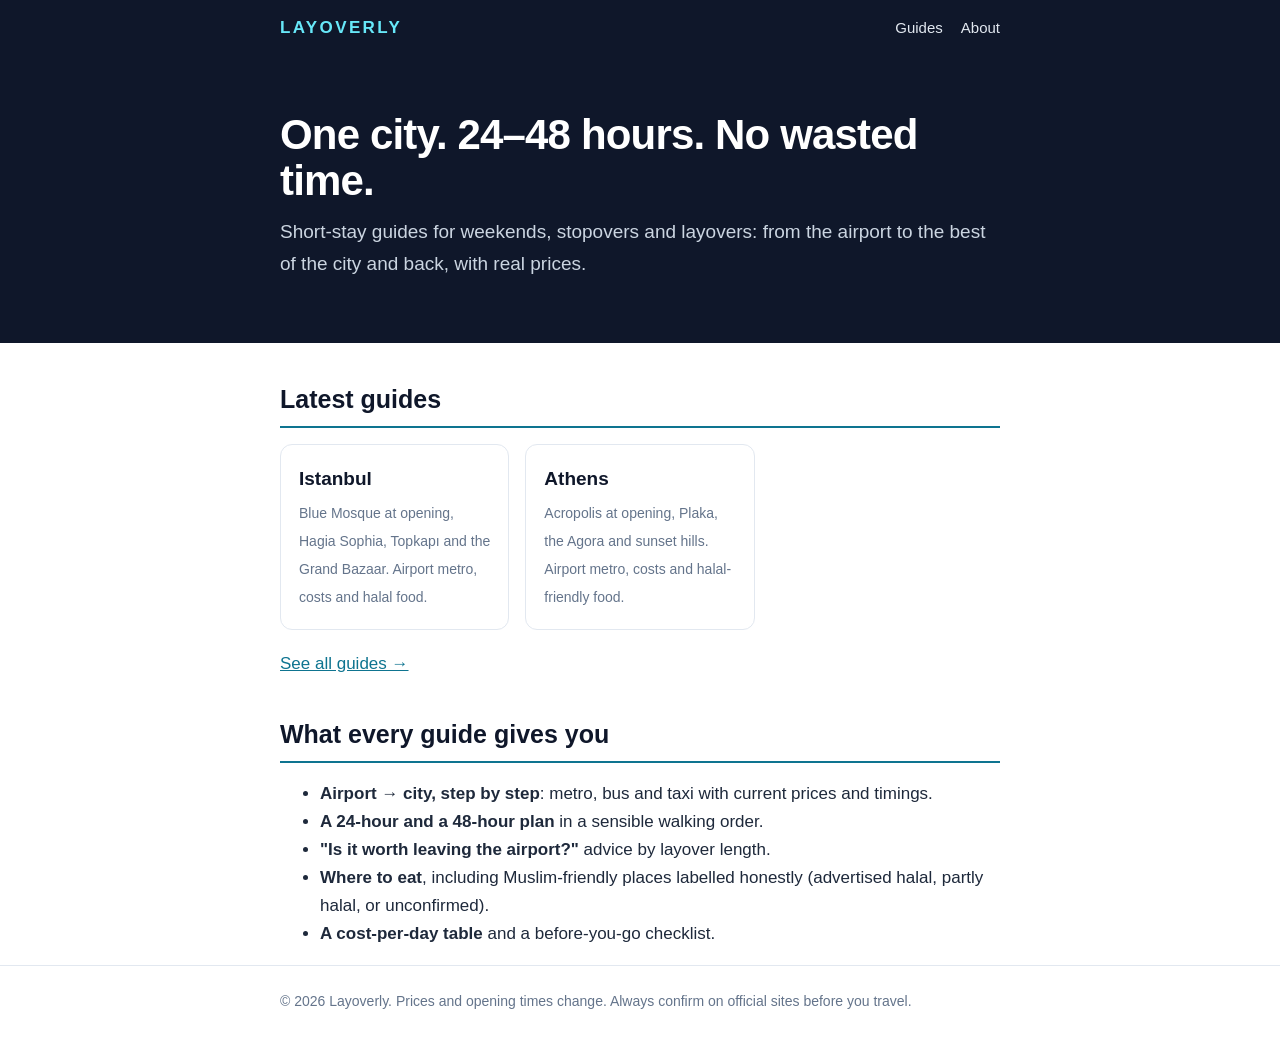
<file: index.html>
<!DOCTYPE html>
<html lang="en">
<head>
<meta charset="utf-8">
<meta name="viewport" content="width=device-width, initial-scale=1">
<title>Layoverly: Short-Stay City Guides (24–48 Hours)</title>
<meta name="description" content="Practical 24–48 hour city guides: airport to city transport, a tight itinerary, real prices and where to eat, including Muslim-friendly options.">
<link rel="stylesheet" href="/assets/style.css">
<link rel="canonical" href="https://layoverly-guide.github.io/">
<meta property="og:type" content="website">
<meta property="og:site_name" content="Layoverly">
<meta property="og:title" content="Layoverly: Short-Stay City Guides (24–48 Hours)">
<meta property="og:description" content="Practical 24–48 hour city guides: airport to city transport, a tight itinerary, real prices and where to eat, including Muslim-friendly options.">
<meta property="og:url" content="https://layoverly-guide.github.io/">
<meta name="twitter:card" content="summary">
</head>
<body>
<header class="site"><div class="wrap"><a class="logo" href="/">Layoverly</a><nav><a href="/guides/">Guides</a><a href="/about.html">About</a></nav></div></header>
<section class="hero"><div class="wrap">
  <h1>One city. 24–48 hours. No wasted time.</h1>
  <p>Short-stay guides for weekends, stopovers and layovers: from the airport to the best of the city and back, with real prices.</p>
</div></section>
<main class="wrap">
  <h2>Latest guides</h2>
  <div class="cards">
    <a class="card" href="/guides/istanbul.html"><b>Istanbul</b><span>Blue Mosque at opening, Hagia Sophia, Topkapı and the Grand Bazaar. Airport metro, costs and halal food.</span></a>
    <a class="card" href="/guides/athens.html"><b>Athens</b><span>Acropolis at opening, Plaka, the Agora and sunset hills. Airport metro, costs and halal-friendly food.</span></a>
  </div>
  <p style="margin-top:20px"><a href="/guides/">See all guides →</a></p>

  <h2>What every guide gives you</h2>
  <ul>
    <li><b>Airport → city, step by step</b>: metro, bus and taxi with current prices and timings.</li>
    <li><b>A 24-hour and a 48-hour plan</b> in a sensible walking order.</li>
    <li><b>"Is it worth leaving the airport?"</b> advice by layover length.</li>
    <li><b>Where to eat</b>, including Muslim-friendly places labelled honestly (advertised halal, partly halal, or unconfirmed).</li>
    <li><b>A cost-per-day table</b> and a before-you-go checklist.</li>
  </ul>
</main>
<footer><div class="wrap">© 2026 Layoverly. Prices and opening times change. Always confirm on official sites before you travel.</div></footer>
</body>
</html>
</file>
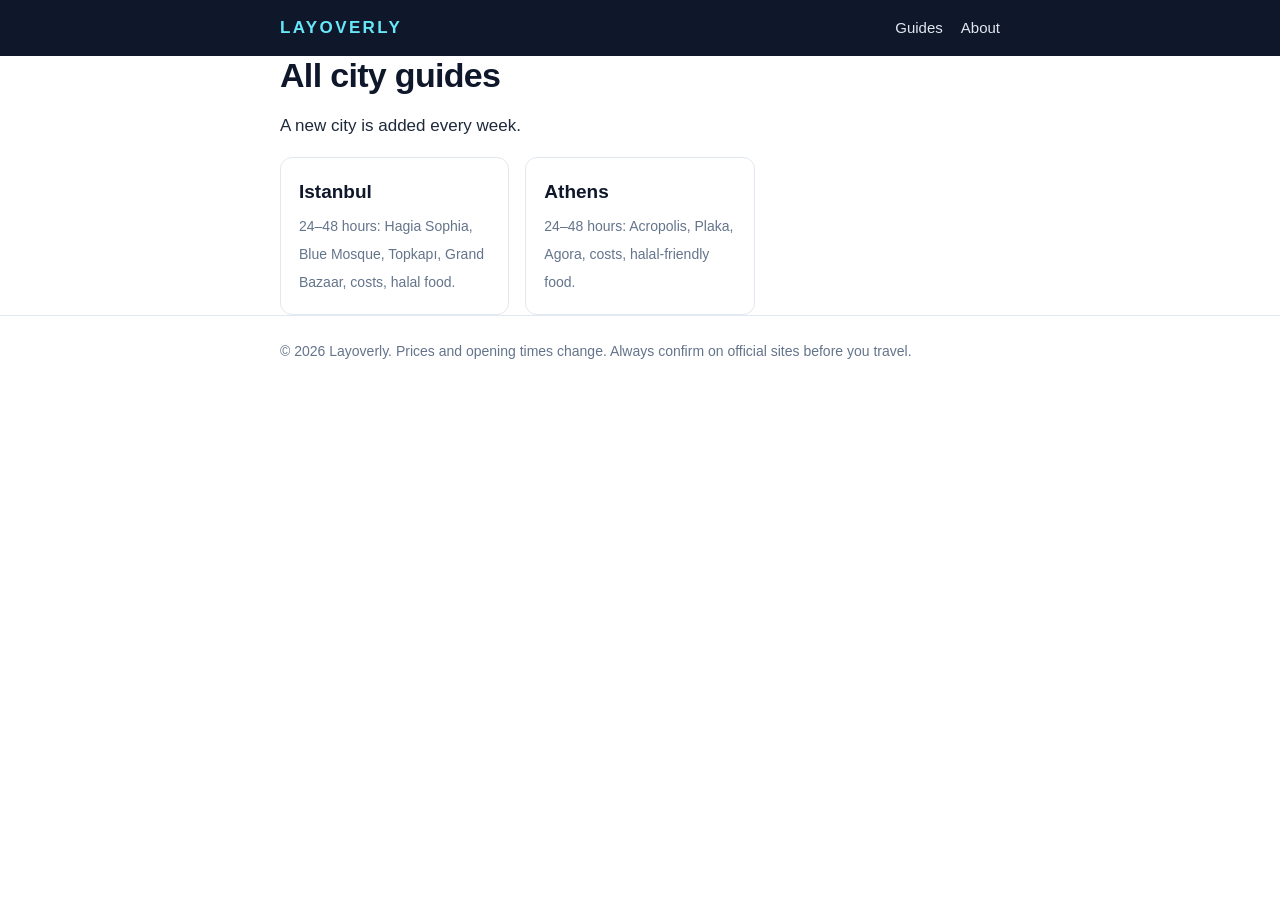
<file: guides/index.html>
<!DOCTYPE html>
<html lang="en">
<head>
<meta charset="utf-8">
<meta name="viewport" content="width=device-width, initial-scale=1">
<title>All City Guides | Layoverly</title>
<meta name="description" content="All Layoverly short-stay city guides: 24–48 hour itineraries with airport transport, prices and where to eat.">
<link rel="stylesheet" href="/assets/style.css">
<link rel="canonical" href="https://layoverly-guide.github.io/guides/">
<meta property="og:type" content="website">
<meta property="og:site_name" content="Layoverly">
<meta property="og:title" content="All City Guides | Layoverly">
<meta property="og:description" content="All Layoverly short-stay city guides: 24–48 hour itineraries with airport transport, prices and where to eat.">
<meta property="og:url" content="https://layoverly-guide.github.io/guides/">
<meta name="twitter:card" content="summary">
</head>
<body>
<header class="site"><div class="wrap"><a class="logo" href="/">Layoverly</a><nav><a href="/guides/">Guides</a><a href="/about.html">About</a></nav></div></header>
<main class="wrap">
  <h1>All city guides</h1>
  <p>A new city is added every week.</p>
  <div class="cards">
    <!-- GUIDE-CARDS: newest first. Add new cards directly below this line. -->
    <a class="card" href="/guides/istanbul.html"><b>Istanbul</b><span>24–48 hours: Hagia Sophia, Blue Mosque, Topkapı, Grand Bazaar, costs, halal food.</span></a>
    <a class="card" href="/guides/athens.html"><b>Athens</b><span>24–48 hours: Acropolis, Plaka, Agora, costs, halal-friendly food.</span></a>
  </div>
</main>
<footer><div class="wrap">© 2026 Layoverly. Prices and opening times change. Always confirm on official sites before you travel.</div></footer>
</body>
</html>
</file>
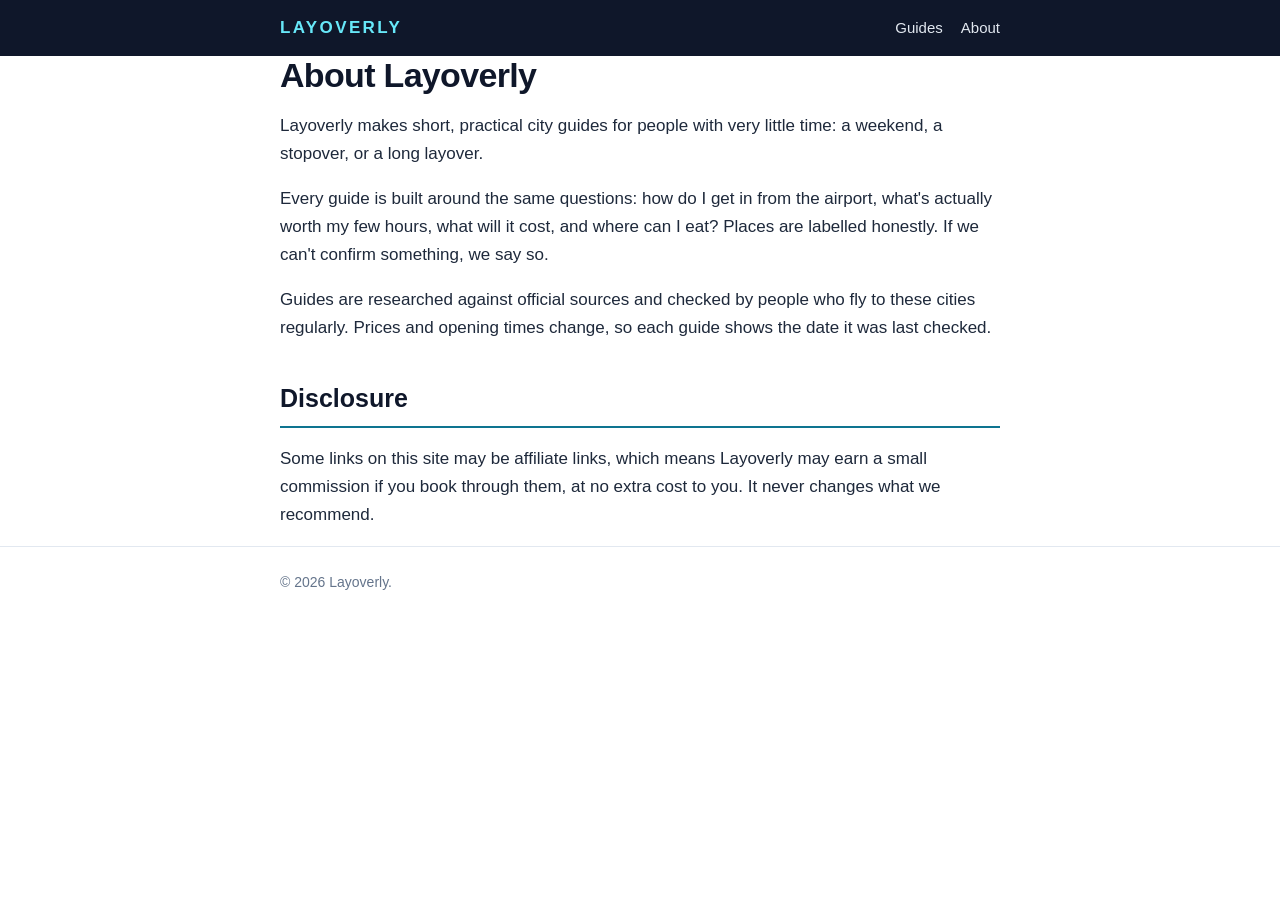
<file: about.html>
<!DOCTYPE html>
<html lang="en">
<head>
<meta charset="utf-8">
<meta name="viewport" content="width=device-width, initial-scale=1">
<title>About Layoverly</title>
<meta name="description" content="About Layoverly: practical short-stay city guides for weekends, stopovers and layovers.">
<link rel="stylesheet" href="/assets/style.css">
<link rel="canonical" href="https://layoverly-guide.github.io/about.html">
<meta property="og:type" content="website">
<meta property="og:site_name" content="Layoverly">
<meta property="og:title" content="About Layoverly">
<meta property="og:description" content="About Layoverly: practical short-stay city guides for weekends, stopovers and layovers.">
<meta property="og:url" content="https://layoverly-guide.github.io/about.html">
<meta name="twitter:card" content="summary">
</head>
<body>
<header class="site"><div class="wrap"><a class="logo" href="/">Layoverly</a><nav><a href="/guides/">Guides</a><a href="/about.html">About</a></nav></div></header>
<main class="wrap">
  <h1>About Layoverly</h1>
  <p>Layoverly makes short, practical city guides for people with very little time: a weekend, a stopover, or a long layover.</p>
  <p>Every guide is built around the same questions: how do I get in from the airport, what's actually worth my few hours, what will it cost, and where can I eat? Places are labelled honestly. If we can't confirm something, we say so.</p>
  <p>Guides are researched against official sources and checked by people who fly to these cities regularly. Prices and opening times change, so each guide shows the date it was last checked.</p>
  <h2>Disclosure</h2>
  <p>Some links on this site may be affiliate links, which means Layoverly may earn a small commission if you book through them, at no extra cost to you. It never changes what we recommend.</p>
</main>
<footer><div class="wrap">© 2026 Layoverly.</div></footer>
</body>
</html>
</file>
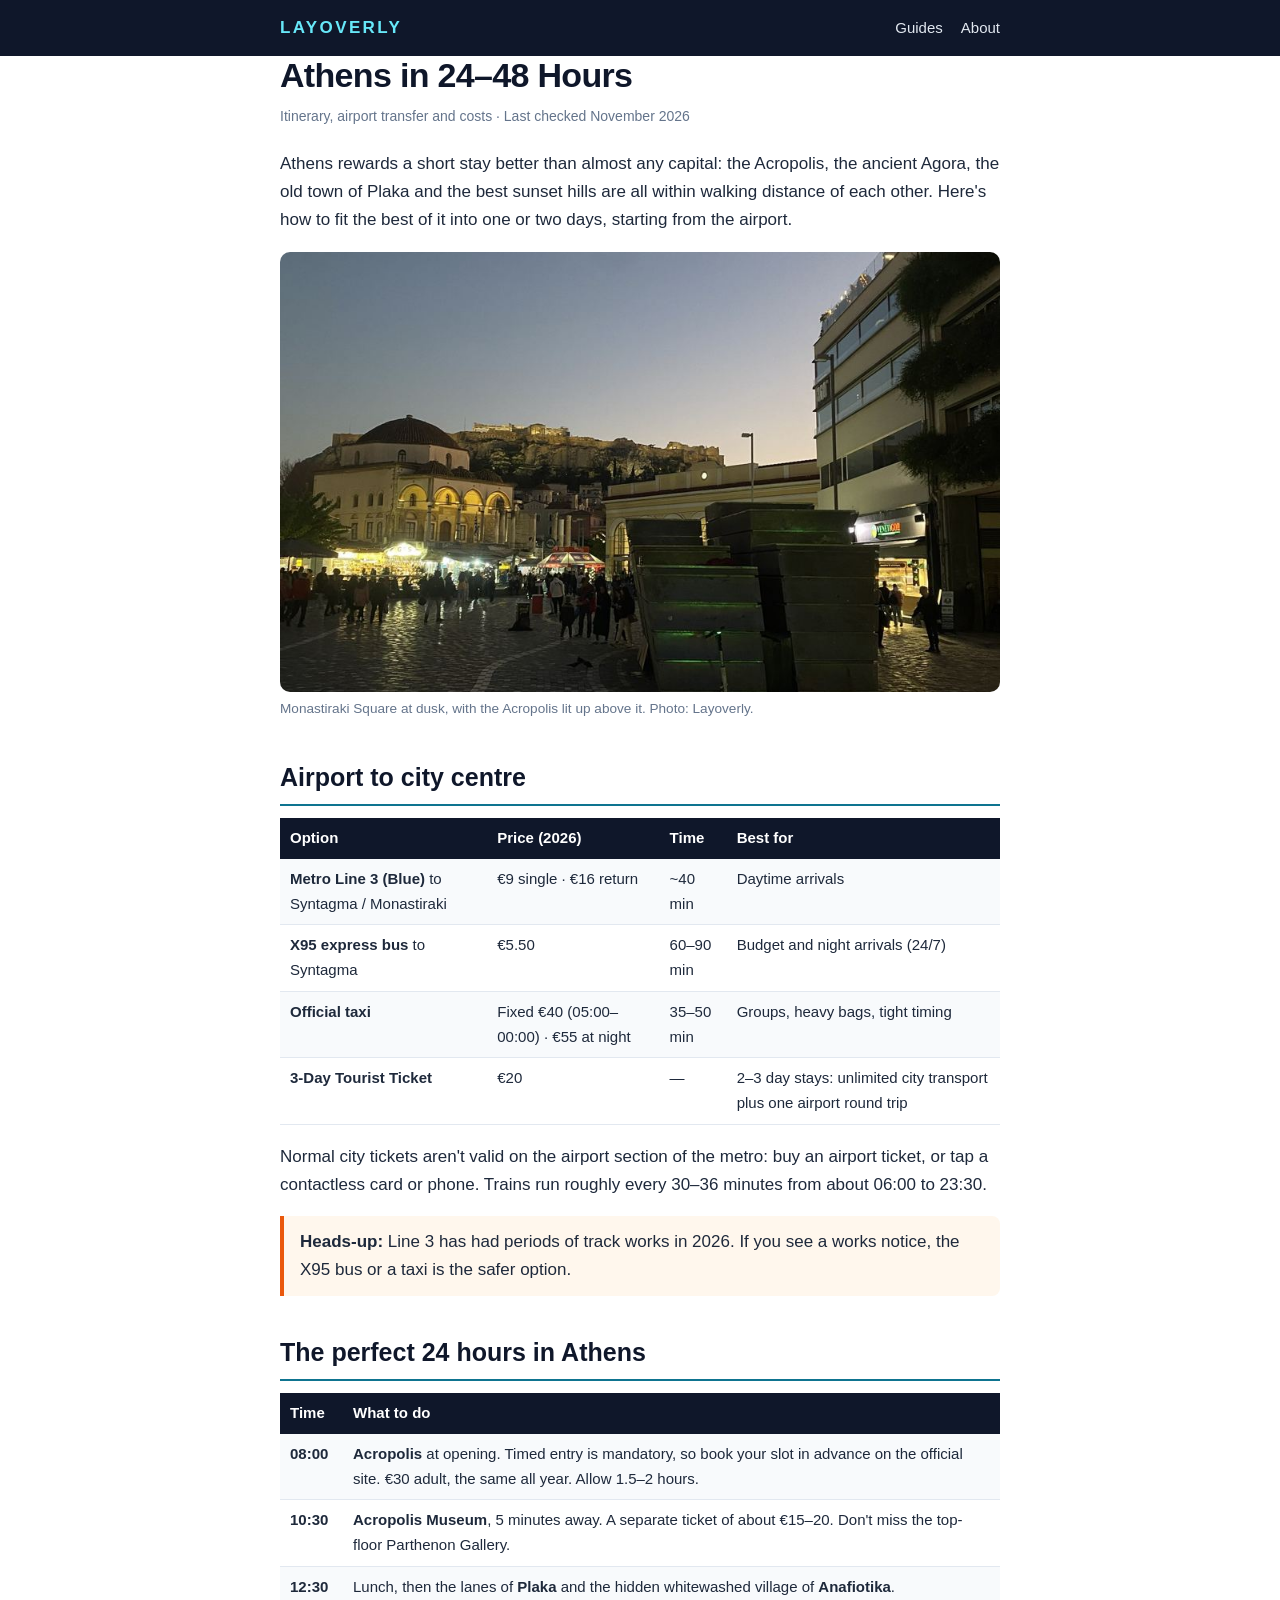
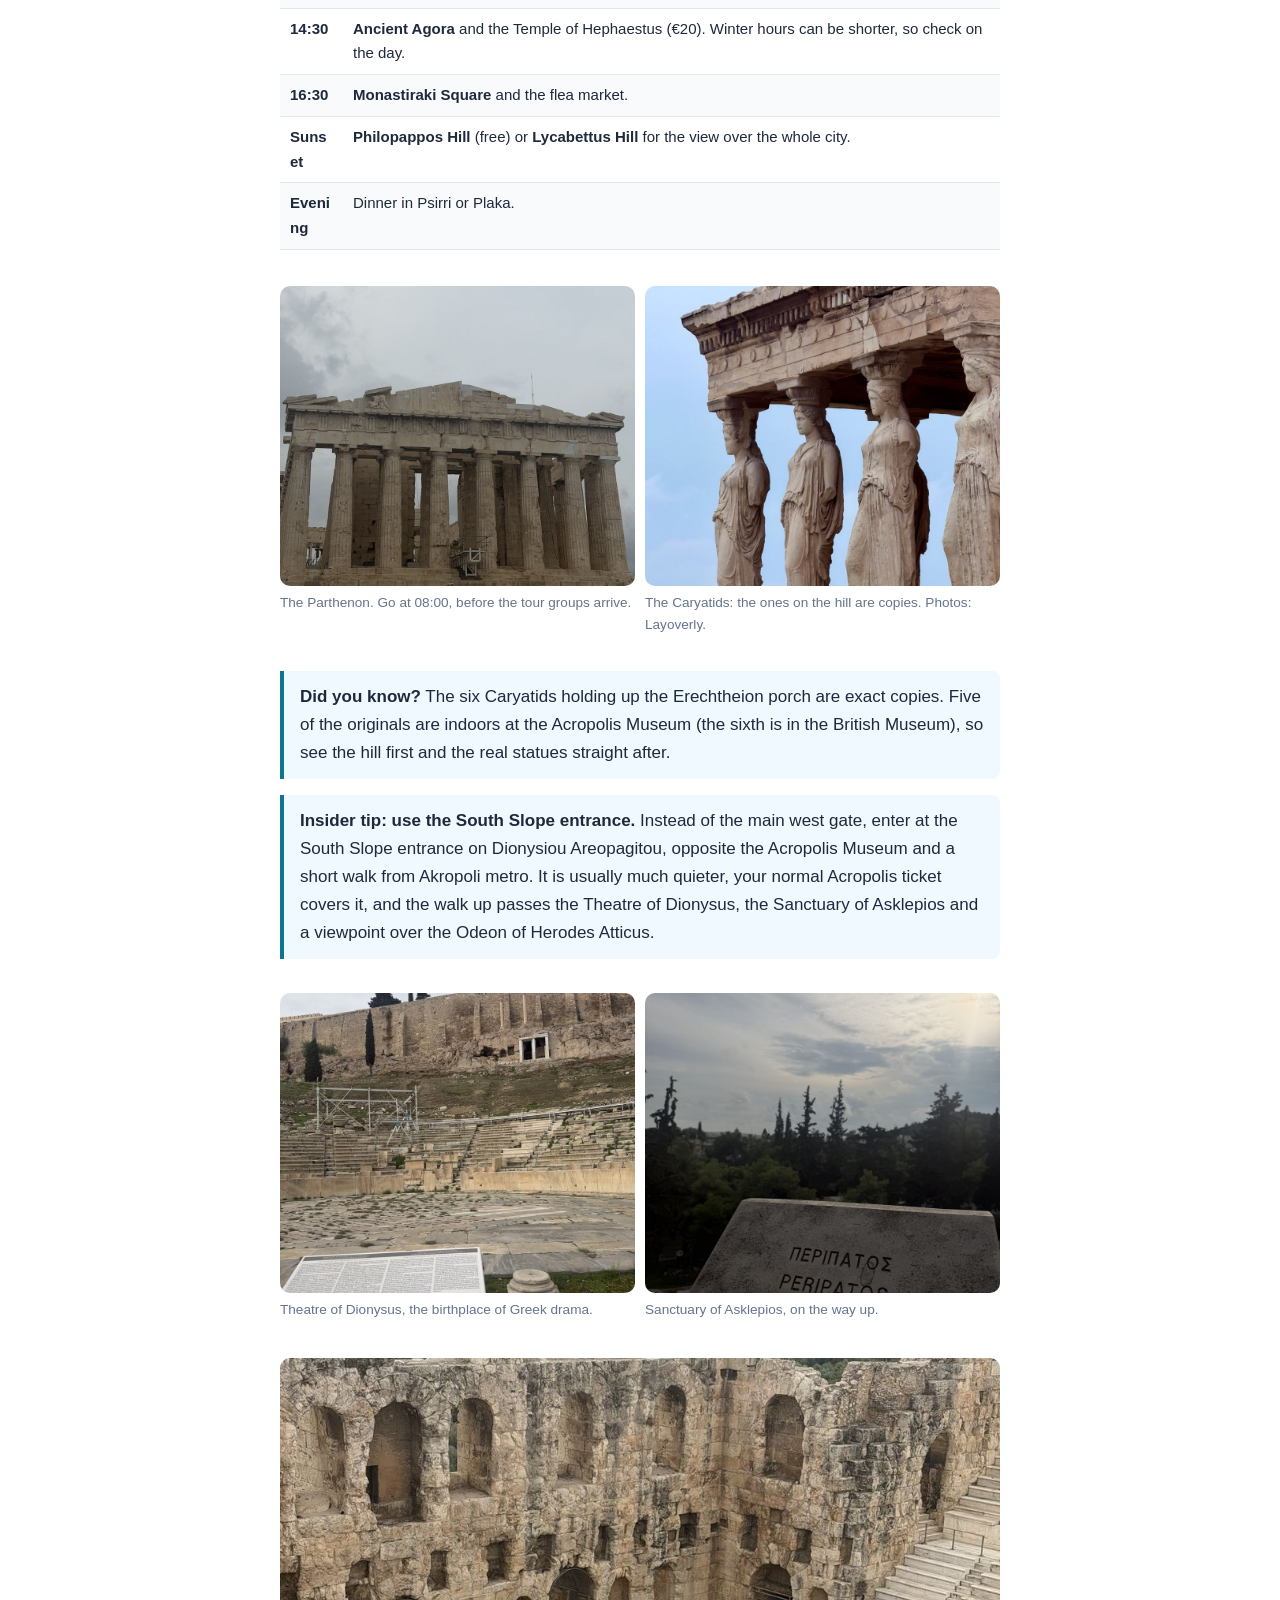
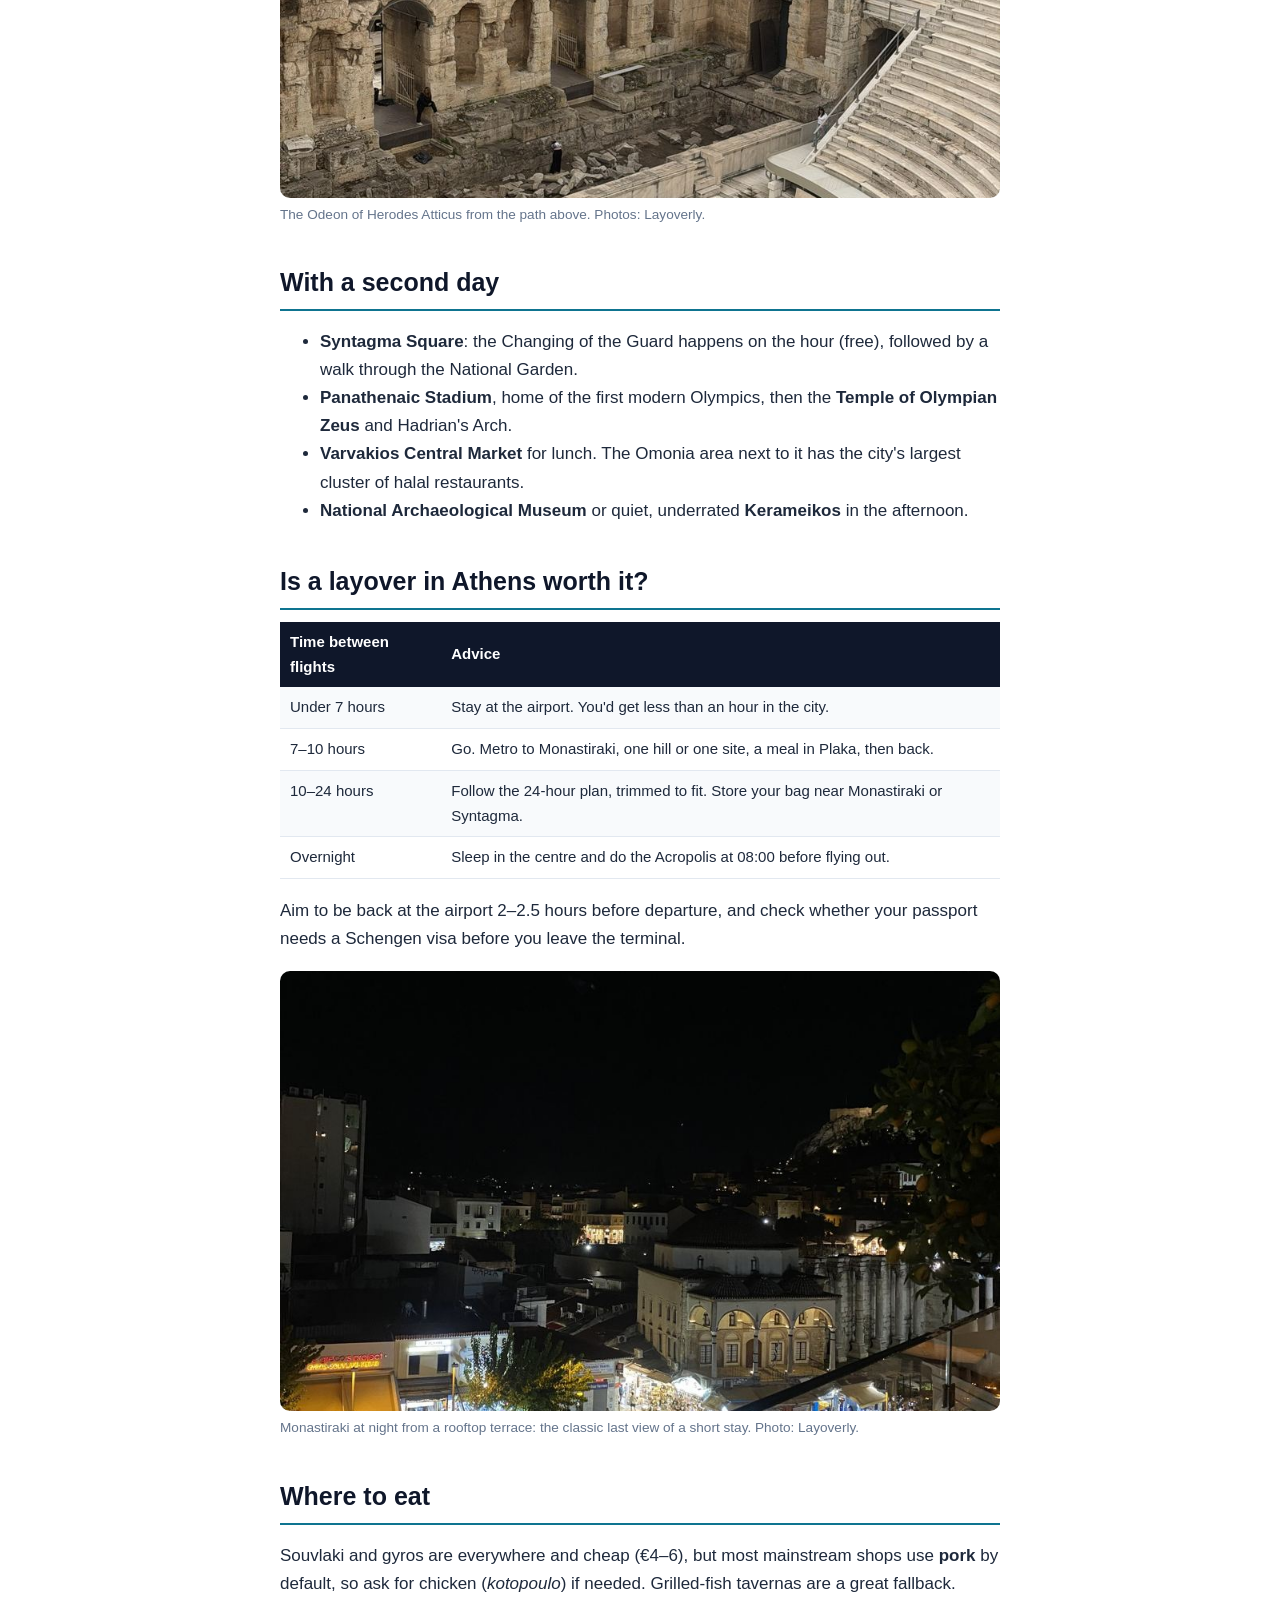
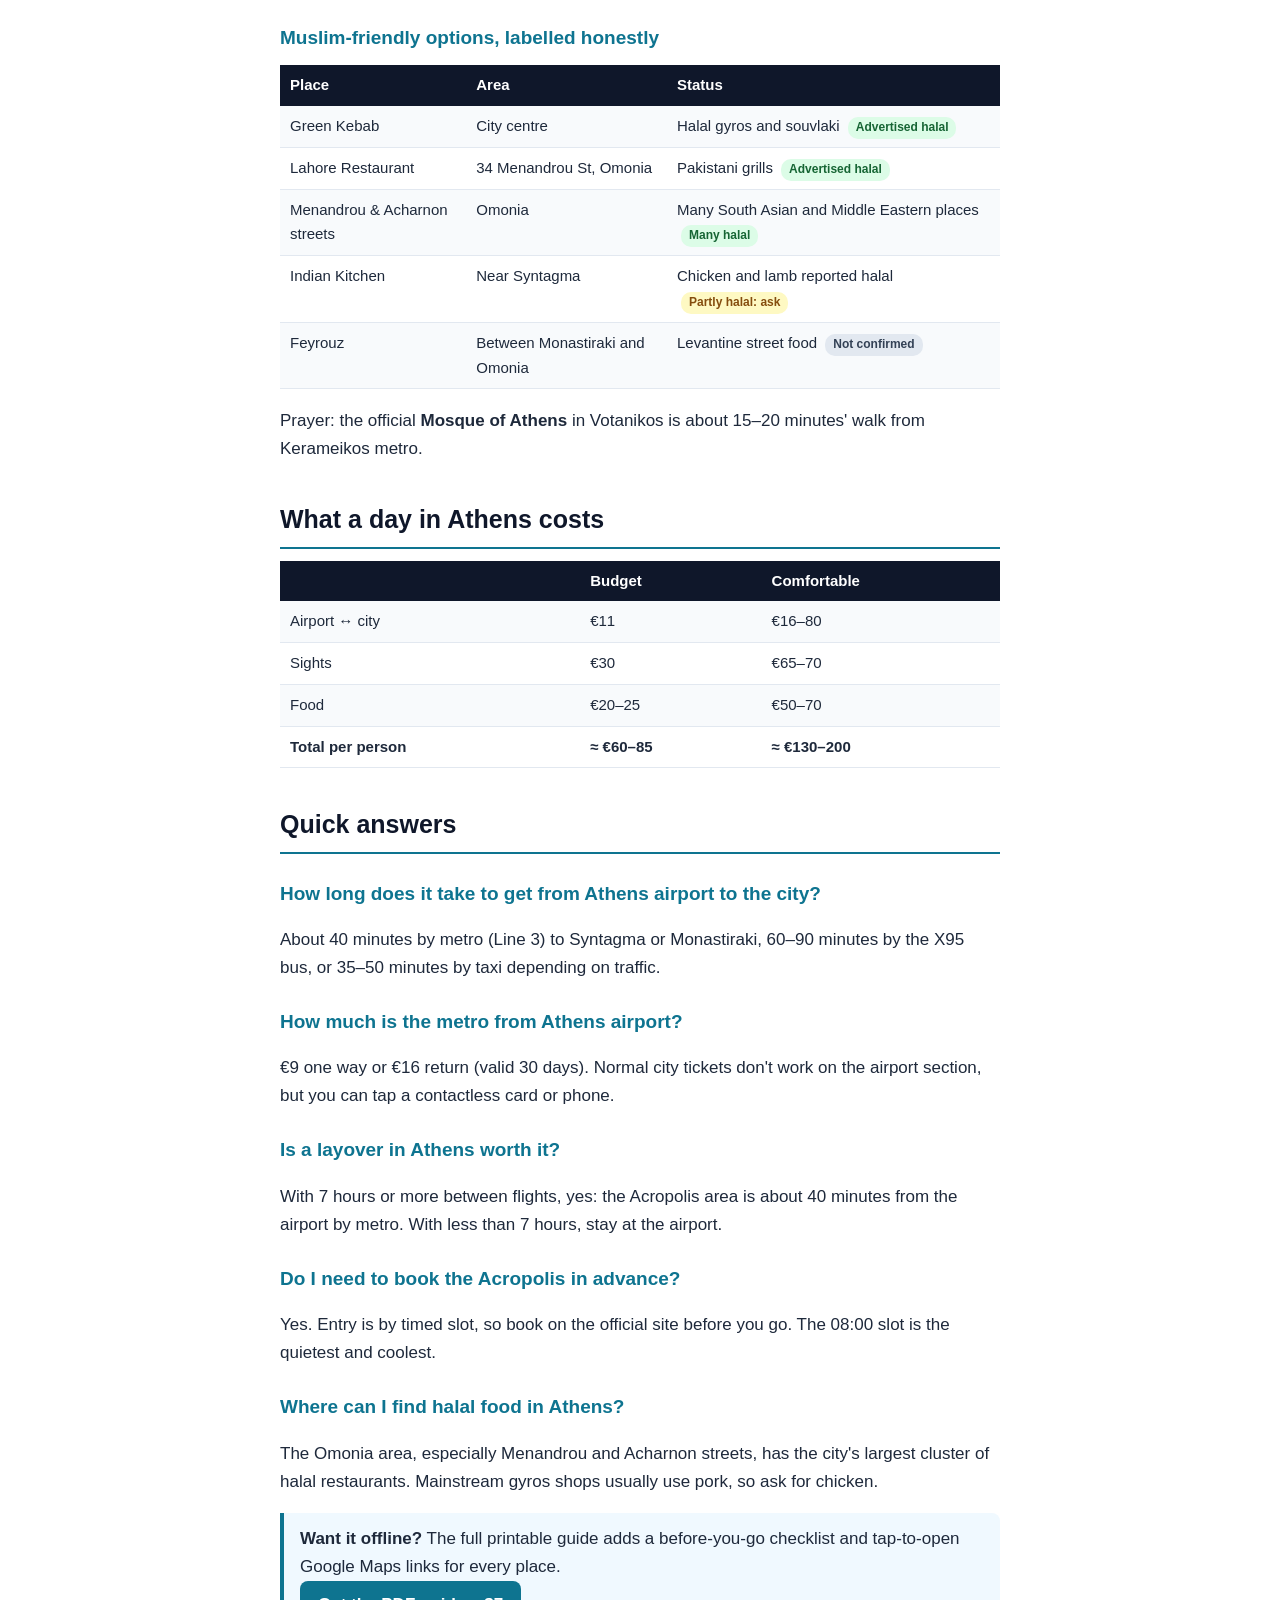
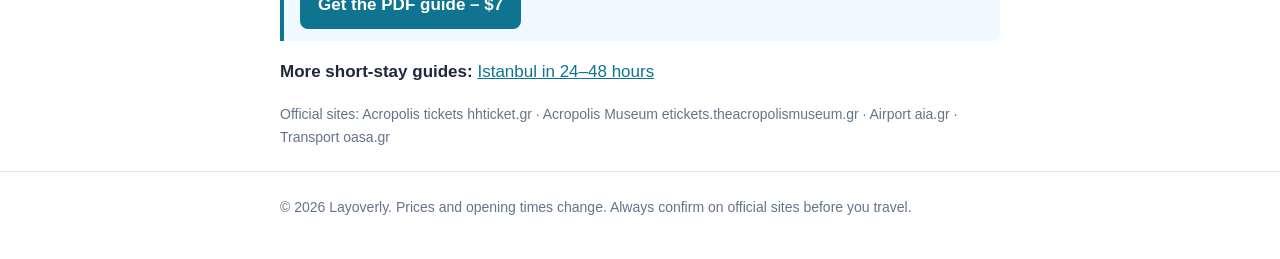
<file: guides/athens.html>
<!DOCTYPE html>
<html lang="en">
<head>
<meta charset="utf-8">
<meta name="viewport" content="width=device-width, initial-scale=1">
<title>Athens in 24–48 Hours: Itinerary, Airport Transfer &amp; Costs (2026) | Layoverly</title>
<meta name="description" content="24 or 48 hours in Athens: airport metro and bus prices, an Acropolis-first itinerary, layover advice, daily costs and halal-friendly food. Checked Nov 2026.">
<link rel="stylesheet" href="/assets/style.css">
<link rel="canonical" href="https://layoverly-guide.github.io/guides/athens.html">
<meta property="og:type" content="article">
<meta property="og:site_name" content="Layoverly">
<meta property="og:title" content="Athens in 24–48 Hours: Itinerary, Airport Transfer & Costs (2026)">
<meta property="og:description" content="24 or 48 hours in Athens: airport metro and bus prices, an Acropolis-first itinerary, layover advice, daily costs and halal-friendly food. Checked Nov 2026.">
<meta property="og:url" content="https://layoverly-guide.github.io/guides/athens.html">
<meta property="og:image" content="https://layoverly-guide.github.io/assets/img/athens/monastiraki-square-acropolis-dusk.jpg">
<meta name="twitter:card" content="summary_large_image">
<script type="application/ld+json">{"@context": "https://schema.org", "@graph": [{"@type": "Article", "headline": "Athens in 24–48 Hours: Itinerary, Airport Transfer & Costs (2026)", "description": "24 or 48 hours in Athens: airport metro and bus prices, an Acropolis-first itinerary, layover advice, daily costs and halal-friendly food. Checked Nov 2026.", "dateModified": "2026-11-22", "image": "https://layoverly-guide.github.io/assets/img/athens/monastiraki-square-acropolis-dusk.jpg", "datePublished": "2026-11-22", "publisher": {"@type": "Organization", "name": "Layoverly"}, "mainEntityOfPage": "https://layoverly-guide.github.io/guides/athens.html", "about": {"@type": "City", "name": "Athens"}}, {"@type": "BreadcrumbList", "itemListElement": [{"@type": "ListItem", "position": 1, "name": "Guides", "item": "https://layoverly-guide.github.io/guides/"}, {"@type": "ListItem", "position": 2, "name": "Athens", "item": "https://layoverly-guide.github.io/guides/athens.html"}]}]}</script>
</head>
<body>
<header class="site"><div class="wrap"><a class="logo" href="/">Layoverly</a><nav><a href="/guides/">Guides</a><a href="/about.html">About</a></nav></div></header>
<main class="wrap">
  <h1>Athens in 24–48 Hours</h1>
  <div class="meta">Itinerary, airport transfer and costs · Last checked November 2026</div>
  <p>Athens rewards a short stay better than almost any capital: the Acropolis, the ancient Agora, the old town of Plaka and the best sunset hills are all within walking distance of each other. Here's how to fit the best of it into one or two days, starting from the airport.</p>
  <figure><img src="/assets/img/athens/monastiraki-square-acropolis-dusk.jpg" alt="Monastiraki Square at dusk with the Tzistarakis Mosque and the floodlit Acropolis above" width="900" height="1200"><figcaption>Monastiraki Square at dusk, with the Acropolis lit up above it. Photo: Layoverly.</figcaption></figure>

  <h2>Airport to city centre</h2>
  <table>
    <tr><th>Option</th><th>Price (2026)</th><th>Time</th><th>Best for</th></tr>
    <tr><td><b>Metro Line 3 (Blue)</b> to Syntagma / Monastiraki</td><td>€9 single · €16 return</td><td>~40 min</td><td>Daytime arrivals</td></tr>
    <tr><td><b>X95 express bus</b> to Syntagma</td><td>€5.50</td><td>60–90 min</td><td>Budget and night arrivals (24/7)</td></tr>
    <tr><td><b>Official taxi</b></td><td>Fixed €40 (05:00–00:00) · €55 at night</td><td>35–50 min</td><td>Groups, heavy bags, tight timing</td></tr>
    <tr><td><b>3-Day Tourist Ticket</b></td><td>€20</td><td>—</td><td>2–3 day stays: unlimited city transport plus one airport round trip</td></tr>
  </table>
  <p>Normal city tickets aren't valid on the airport section of the metro: buy an airport ticket, or tap a contactless card or phone. Trains run roughly every 30–36 minutes from about 06:00 to 23:30.</p>
  <div class="box warn"><b>Heads-up:</b> Line 3 has had periods of track works in 2026. If you see a works notice, the X95 bus or a taxi is the safer option.</div>

  <h2>The perfect 24 hours in Athens</h2>
  <table>
    <tr><th>Time</th><th>What to do</th></tr>
    <tr><td><b>08:00</b></td><td><b>Acropolis</b> at opening. Timed entry is mandatory, so book your slot in advance on the official site. €30 adult, the same all year. Allow 1.5–2 hours.</td></tr>
    <tr><td><b>10:30</b></td><td><b>Acropolis Museum</b>, 5 minutes away. A separate ticket of about €15–20. Don't miss the top-floor Parthenon Gallery.</td></tr>
    <tr><td><b>12:30</b></td><td>Lunch, then the lanes of <b>Plaka</b> and the hidden whitewashed village of <b>Anafiotika</b>.</td></tr>
    <tr><td><b>14:30</b></td><td><b>Ancient Agora</b> and the Temple of Hephaestus (€20). Winter hours can be shorter, so check on the day.</td></tr>
    <tr><td><b>16:30</b></td><td><b>Monastiraki Square</b> and the flea market.</td></tr>
    <tr><td><b>Sunset</b></td><td><b>Philopappos Hill</b> (free) or <b>Lycabettus Hill</b> for the view over the whole city.</td></tr>
    <tr><td><b>Evening</b></td><td>Dinner in Psirri or Plaka.</td></tr>
  </table>

  <div class="pair"><figure><img src="/assets/img/athens/parthenon-west-facade.jpg" alt="The Parthenon on the Acropolis under a cloudy sky" style="object-position:bottom" width="900" height="1200" loading="lazy"><figcaption>The Parthenon. Go at 08:00, before the tour groups arrive.</figcaption></figure><figure><img src="/assets/img/athens/erechtheion-caryatids.jpg" alt="The Caryatid statues of the Erechtheion porch" width="900" height="1200" loading="lazy"><figcaption>The Caryatids: the ones on the hill are copies. Photos: Layoverly.</figcaption></figure></div>
  <div class="box"><b>Did you know?</b> The six Caryatids holding up the Erechtheion porch are exact copies. Five of the originals are indoors at the Acropolis Museum (the sixth is in the British Museum), so see the hill first and the real statues straight after.</div>

  <div class="box"><b>Insider tip: use the South Slope entrance.</b> Instead of the main west gate, enter at the South Slope entrance on Dionysiou Areopagitou, opposite the Acropolis Museum and a short walk from Akropoli metro. It is usually much quieter, your normal Acropolis ticket covers it, and the walk up passes the Theatre of Dionysus, the Sanctuary of Asklepios and a viewpoint over the Odeon of Herodes Atticus.</div>
  <div class="pair"><figure><img src="/assets/img/athens/theatre-of-dionysus-south-slope.jpg" alt="Theatre of Dionysus on the south slope of the Acropolis" width="900" height="1200" loading="lazy"><figcaption>Theatre of Dionysus, the birthplace of Greek drama.</figcaption></figure><figure><img src="/assets/img/athens/asklepieion-south-slope.jpg" alt="Restored marble columns of the Sanctuary of Asklepios below the Acropolis walls" width="900" height="1200" loading="lazy"><figcaption>Sanctuary of Asklepios, on the way up.</figcaption></figure></div>
  <figure><img src="/assets/img/athens/odeon-herodes-atticus.jpg" alt="Odeon of Herodes Atticus seen from the Acropolis path" width="900" height="1200" loading="lazy"><figcaption>The Odeon of Herodes Atticus from the path above. Photos: Layoverly.</figcaption></figure>

  <h2>With a second day</h2>
  <ul>
    <li><b>Syntagma Square</b>: the Changing of the Guard happens on the hour (free), followed by a walk through the National Garden.</li>
    <li><b>Panathenaic Stadium</b>, home of the first modern Olympics, then the <b>Temple of Olympian Zeus</b> and Hadrian's Arch.</li>
    <li><b>Varvakios Central Market</b> for lunch. The Omonia area next to it has the city's largest cluster of halal restaurants.</li>
    <li><b>National Archaeological Museum</b> or quiet, underrated <b>Kerameikos</b> in the afternoon.</li>
  </ul>

  <h2>Is a layover in Athens worth it?</h2>
  <table>
    <tr><th>Time between flights</th><th>Advice</th></tr>
    <tr><td>Under 7 hours</td><td>Stay at the airport. You'd get less than an hour in the city.</td></tr>
    <tr><td>7–10 hours</td><td>Go. Metro to Monastiraki, one hill or one site, a meal in Plaka, then back.</td></tr>
    <tr><td>10–24 hours</td><td>Follow the 24-hour plan, trimmed to fit. Store your bag near Monastiraki or Syntagma.</td></tr>
    <tr><td>Overnight</td><td>Sleep in the centre and do the Acropolis at 08:00 before flying out.</td></tr>
  </table>
  <p>Aim to be back at the airport 2–2.5 hours before departure, and check whether your passport needs a Schengen visa before you leave the terminal.</p>

  <figure><img src="/assets/img/athens/monastiraki-square-night-rooftop.jpg" alt="Monastiraki Square at night seen from a rooftop, with the Acropolis on the right" width="900" height="1200" loading="lazy"><figcaption>Monastiraki at night from a rooftop terrace: the classic last view of a short stay. Photo: Layoverly.</figcaption></figure>

  <h2>Where to eat</h2>
  <p>Souvlaki and gyros are everywhere and cheap (€4–6), but most mainstream shops use <b>pork</b> by default, so ask for chicken (<i>kotopoulo</i>) if needed. Grilled-fish tavernas are a great fallback.</p>
  <h3>Muslim-friendly options, labelled honestly</h3>
  <table>
    <tr><th>Place</th><th>Area</th><th>Status</th></tr>
    <tr><td>Green Kebab</td><td>City centre</td><td>Halal gyros and souvlaki <span class="tag t-halal">Advertised halal</span></td></tr>
    <tr><td>Lahore Restaurant</td><td>34 Menandrou St, Omonia</td><td>Pakistani grills <span class="tag t-halal">Advertised halal</span></td></tr>
    <tr><td>Menandrou &amp; Acharnon streets</td><td>Omonia</td><td>Many South Asian and Middle Eastern places <span class="tag t-halal">Many halal</span></td></tr>
    <tr><td>Indian Kitchen</td><td>Near Syntagma</td><td>Chicken and lamb reported halal <span class="tag t-part">Partly halal: ask</span></td></tr>
    <tr><td>Feyrouz</td><td>Between Monastiraki and Omonia</td><td>Levantine street food <span class="tag t-unk">Not confirmed</span></td></tr>
  </table>
  <p>Prayer: the official <b>Mosque of Athens</b> in Votanikos is about 15–20 minutes' walk from Kerameikos metro.</p>

  <h2>What a day in Athens costs</h2>
  <table>
    <tr><th></th><th>Budget</th><th>Comfortable</th></tr>
    <tr><td>Airport ↔ city</td><td>€11</td><td>€16–80</td></tr>
    <tr><td>Sights</td><td>€30</td><td>€65–70</td></tr>
    <tr><td>Food</td><td>€20–25</td><td>€50–70</td></tr>
    <tr><td><b>Total per person</b></td><td><b>≈ €60–85</b></td><td><b>≈ €130–200</b></td></tr>
  </table>

  <h2>Quick answers</h2>
  <h3>How long does it take to get from Athens airport to the city?</h3>
  <p>About 40 minutes by metro (Line 3) to Syntagma or Monastiraki, 60–90 minutes by the X95 bus, or 35–50 minutes by taxi depending on traffic.</p>
  <h3>How much is the metro from Athens airport?</h3>
  <p>€9 one way or €16 return (valid 30 days). Normal city tickets don't work on the airport section, but you can tap a contactless card or phone.</p>
  <h3>Is a layover in Athens worth it?</h3>
  <p>With 7 hours or more between flights, yes: the Acropolis area is about 40 minutes from the airport by metro. With less than 7 hours, stay at the airport.</p>
  <h3>Do I need to book the Acropolis in advance?</h3>
  <p>Yes. Entry is by timed slot, so book on the official site before you go. The 08:00 slot is the quietest and coolest.</p>
  <h3>Where can I find halal food in Athens?</h3>
  <p>The Omonia area, especially Menandrou and Acharnon streets, has the city's largest cluster of halal restaurants. Mainstream gyros shops usually use pork, so ask for chicken.</p>

  <div class="box"><b>Want it offline?</b> The full printable guide adds a before-you-go checklist and tap-to-open Google Maps links for every place. <br><a class="cta" href="https://layoverly.gumroad.com/l/athens" rel="noopener">Get the PDF guide – $7</a></div>
  <!-- RELATED: up to 3 other guides, same region first, then newest. See CONTENT_GUIDE.md -->
  <p class="related"><b>More short-stay guides:</b> <a href="/guides/istanbul.html">Istanbul in 24–48 hours</a></p>
  <p class="meta">Official sites: Acropolis tickets hhticket.gr · Acropolis Museum etickets.theacropolismuseum.gr · Airport aia.gr · Transport oasa.gr</p>
</main>
<footer><div class="wrap">© 2026 Layoverly. Prices and opening times change. Always confirm on official sites before you travel.</div></footer>
</body>
</html>
</file>
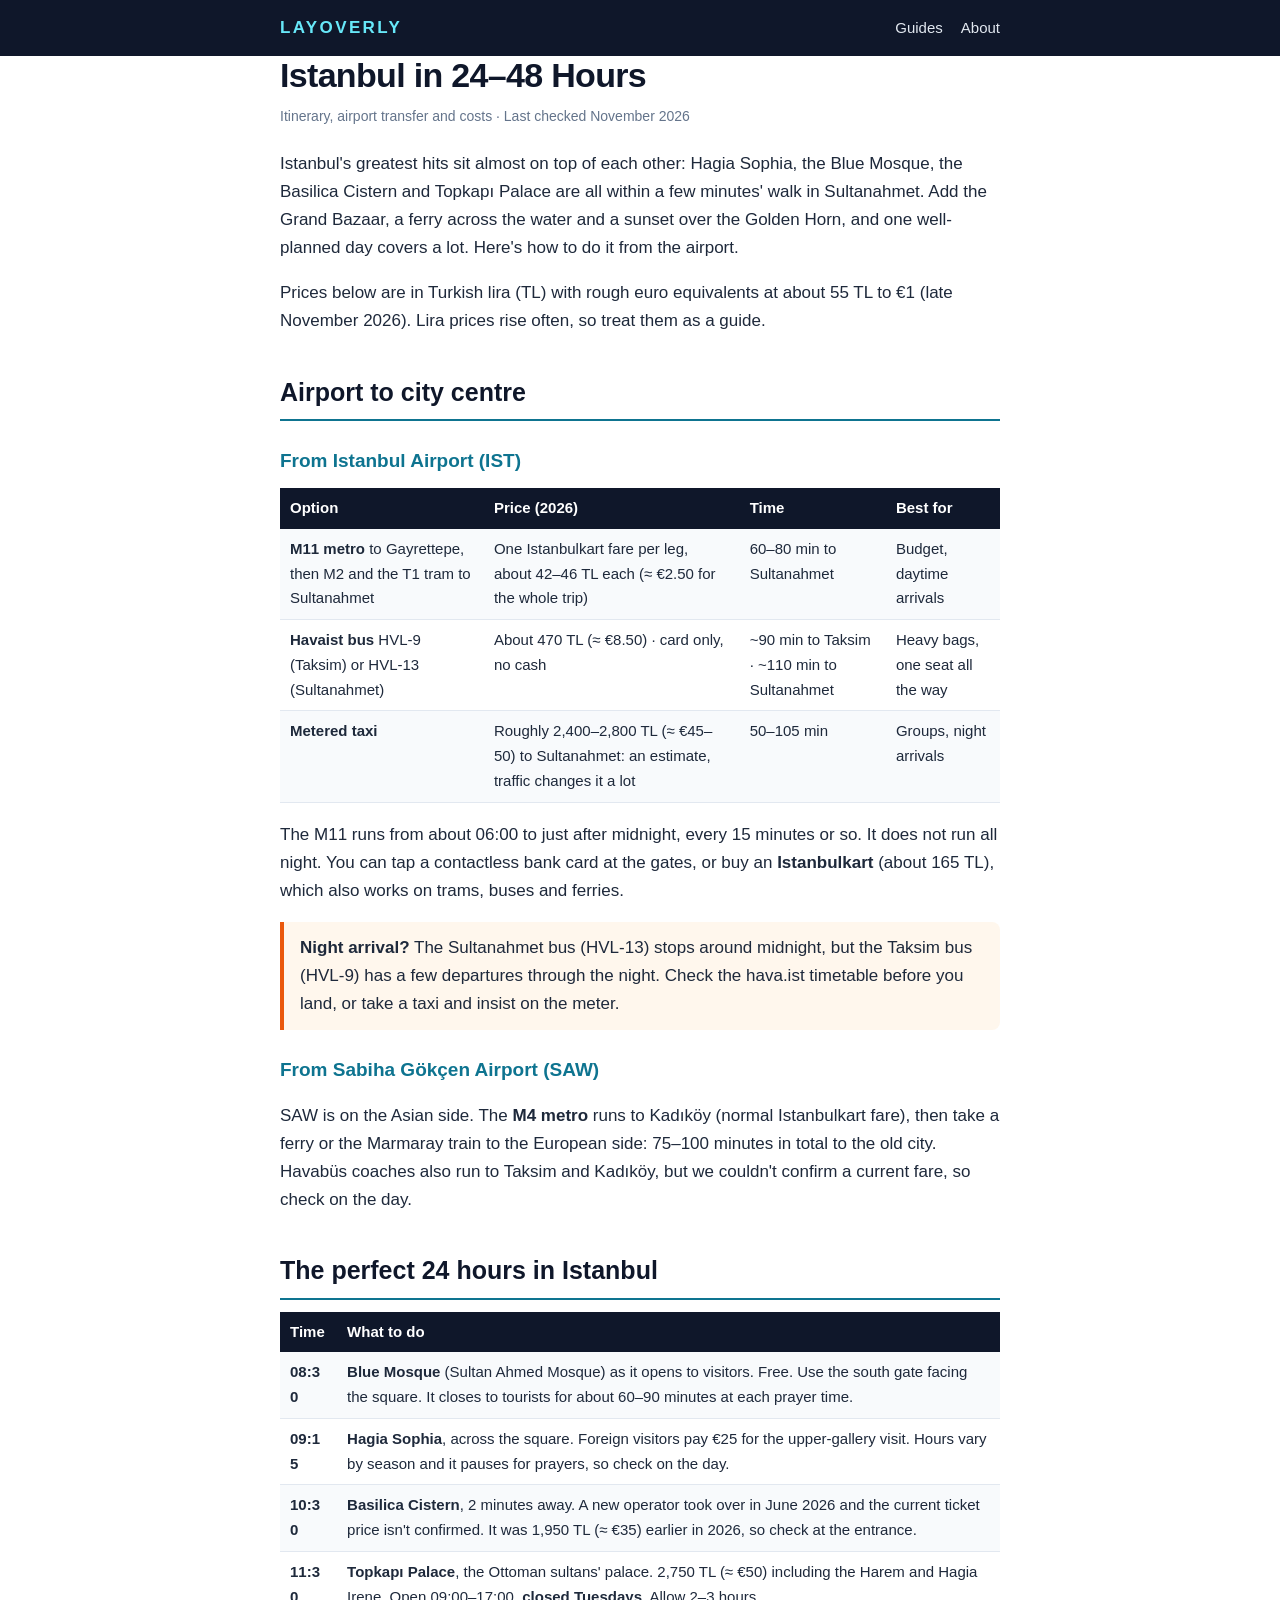
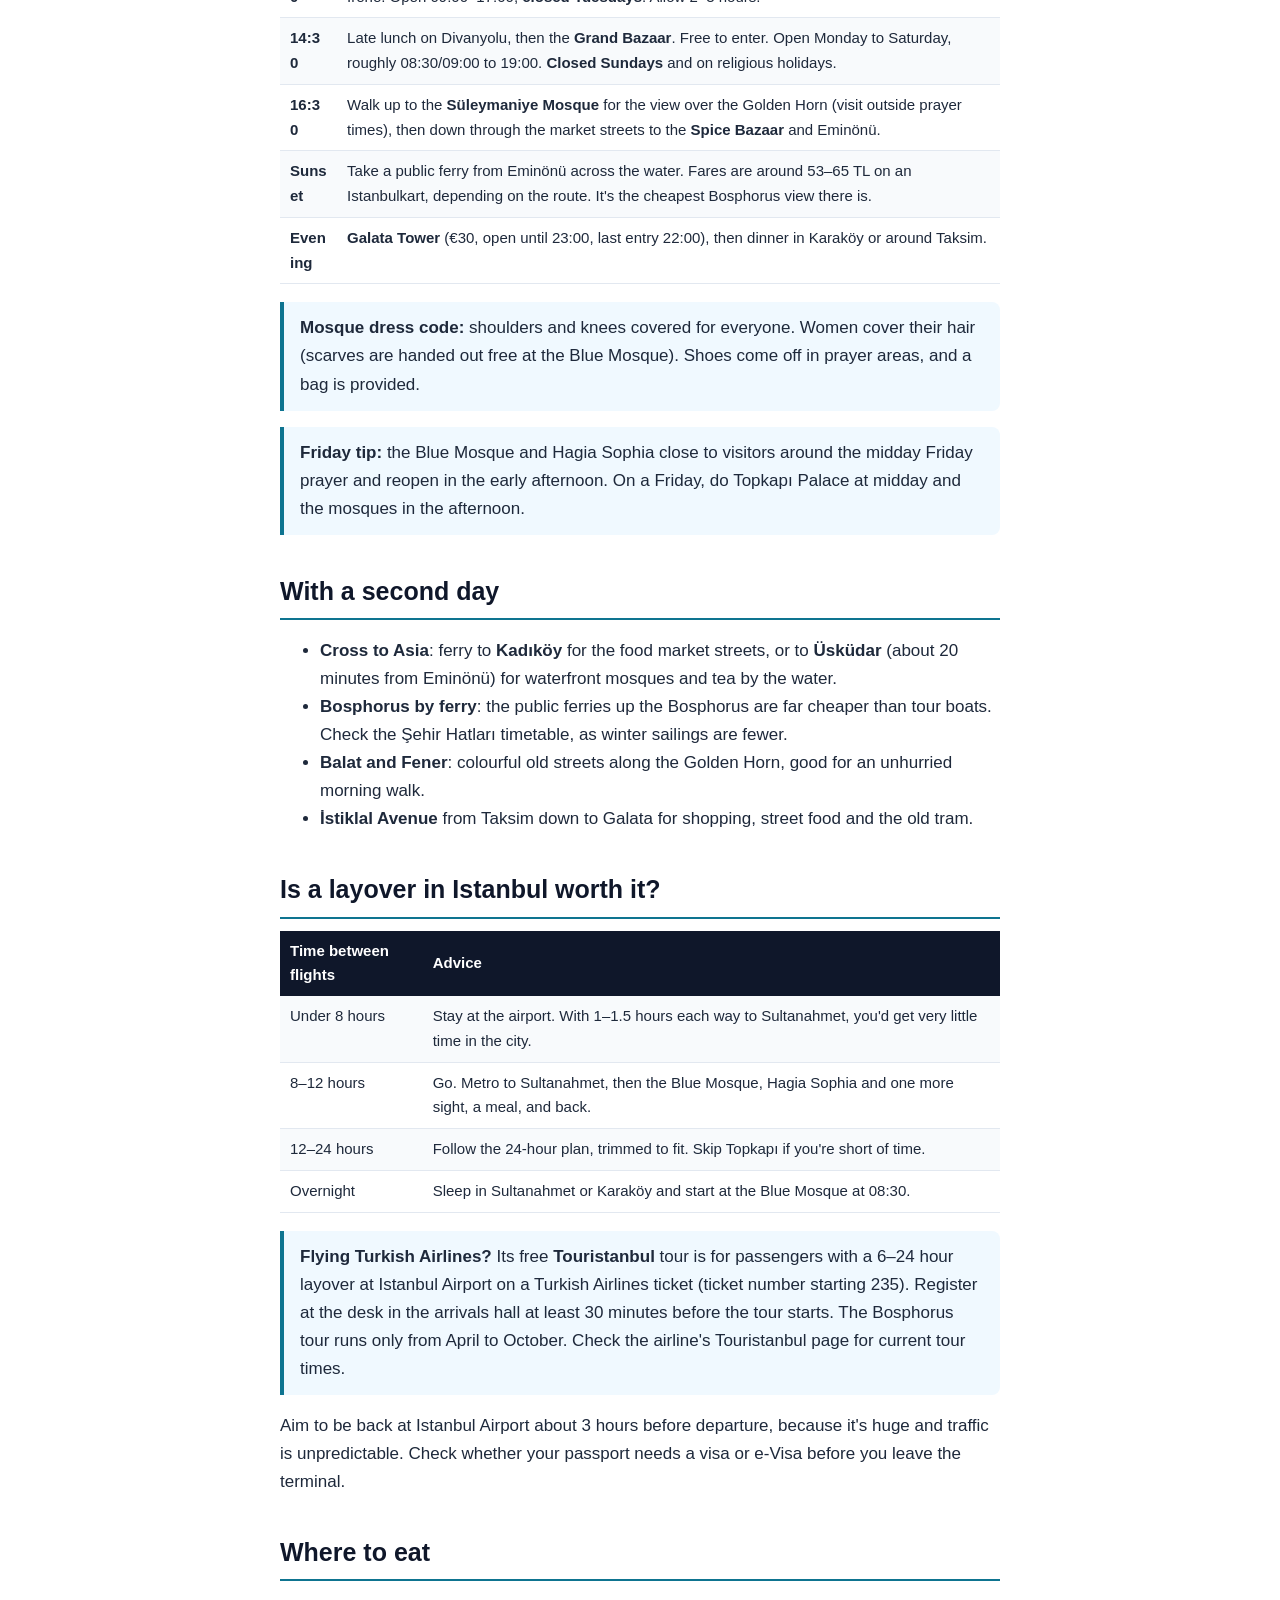
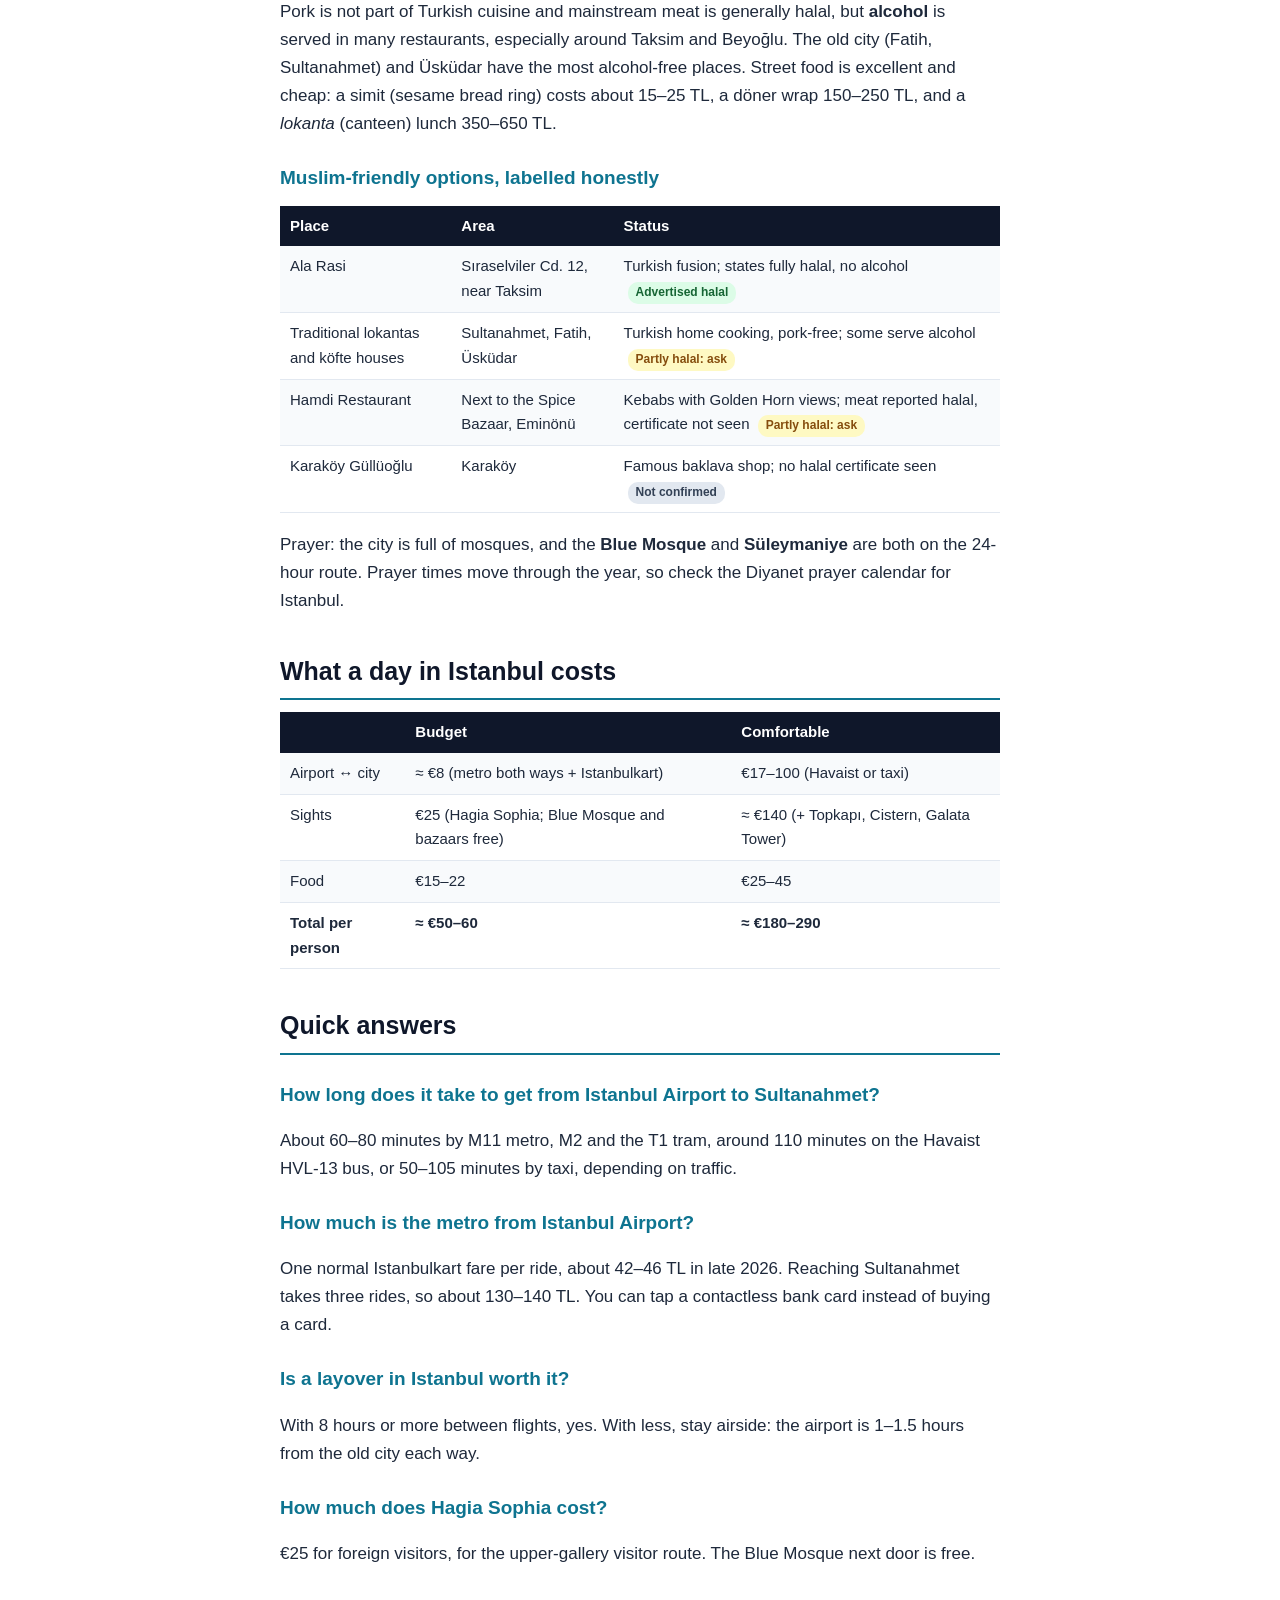
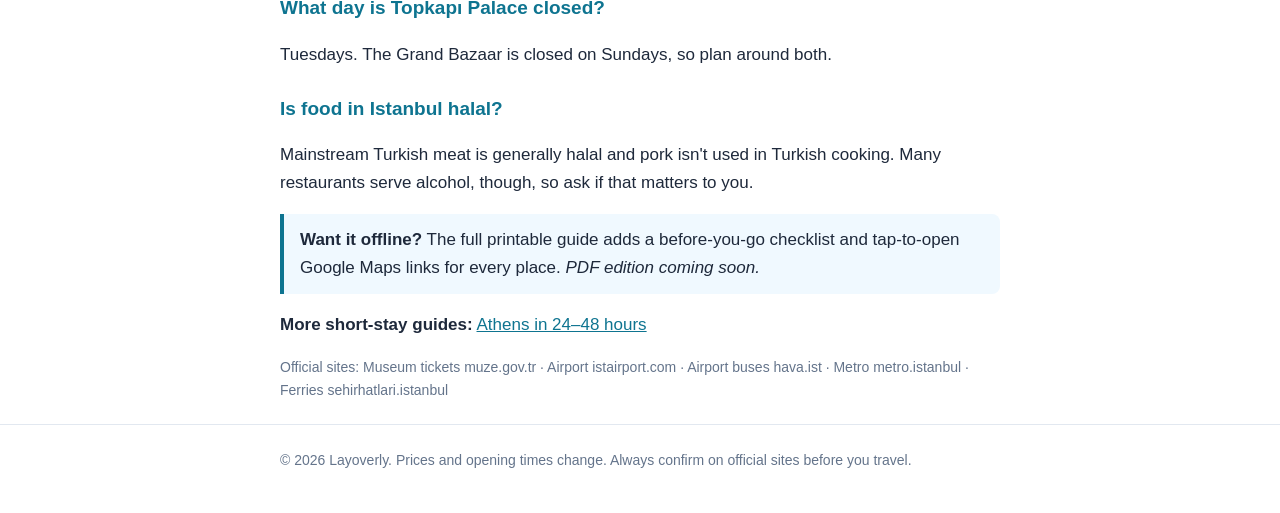
<file: guides/istanbul.html>
<!DOCTYPE html>
<html lang="en">
<head>
<meta charset="utf-8">
<meta name="viewport" content="width=device-width, initial-scale=1">
<title>Istanbul in 24–48 Hours: Itinerary, Airport Transfer &amp; Costs (2026) | Layoverly</title>
<meta name="description" content="24 or 48 hours in Istanbul: M11 metro and Havaist bus prices, a Sultanahmet-first plan, layover advice, daily costs and halal food. Checked Nov 2026.">
<link rel="stylesheet" href="/assets/style.css">
<link rel="canonical" href="https://layoverly-guide.github.io/guides/istanbul.html">
<meta property="og:type" content="article">
<meta property="og:site_name" content="Layoverly">
<meta property="og:title" content="Istanbul in 24–48 Hours: Itinerary, Airport Transfer & Costs (2026)">
<meta property="og:description" content="24 or 48 hours in Istanbul: M11 metro and Havaist bus prices, a Sultanahmet-first plan, layover advice, daily costs and halal food. Checked Nov 2026.">
<meta property="og:url" content="https://layoverly-guide.github.io/guides/istanbul.html">
<meta name="twitter:card" content="summary">
<script type="application/ld+json">{"@context": "https://schema.org", "@graph": [{"@type": "Article", "headline": "Istanbul in 24–48 Hours: Itinerary, Airport Transfer & Costs (2026)", "description": "24 or 48 hours in Istanbul: M11 metro and Havaist bus prices, a Sultanahmet-first plan, layover advice, daily costs and halal food. Checked Nov 2026.", "dateModified": "2026-11-24", "datePublished": "2026-11-24", "publisher": {"@type": "Organization", "name": "Layoverly"}, "mainEntityOfPage": "https://layoverly-guide.github.io/guides/istanbul.html", "about": {"@type": "City", "name": "Istanbul"}}, {"@type": "BreadcrumbList", "itemListElement": [{"@type": "ListItem", "position": 1, "name": "Guides", "item": "https://layoverly-guide.github.io/guides/"}, {"@type": "ListItem", "position": 2, "name": "Istanbul", "item": "https://layoverly-guide.github.io/guides/istanbul.html"}]}]}</script>
</head>
<body>
<header class="site"><div class="wrap"><a class="logo" href="/">Layoverly</a><nav><a href="/guides/">Guides</a><a href="/about.html">About</a></nav></div></header>
<main class="wrap">
  <h1>Istanbul in 24–48 Hours</h1>
  <div class="meta">Itinerary, airport transfer and costs · Last checked November 2026</div>
  <p>Istanbul's greatest hits sit almost on top of each other: Hagia Sophia, the Blue Mosque, the Basilica Cistern and Topkapı Palace are all within a few minutes' walk in Sultanahmet. Add the Grand Bazaar, a ferry across the water and a sunset over the Golden Horn, and one well-planned day covers a lot. Here's how to do it from the airport.</p>
  <p>Prices below are in Turkish lira (TL) with rough euro equivalents at about 55 TL to €1 (late November 2026). Lira prices rise often, so treat them as a guide.</p>

  <h2>Airport to city centre</h2>
  <h3>From Istanbul Airport (IST)</h3>
  <table>
    <tr><th>Option</th><th>Price (2026)</th><th>Time</th><th>Best for</th></tr>
    <tr><td><b>M11 metro</b> to Gayrettepe, then M2 and the T1 tram to Sultanahmet</td><td>One Istanbulkart fare per leg, about 42–46 TL each (≈ €2.50 for the whole trip)</td><td>60–80 min to Sultanahmet</td><td>Budget, daytime arrivals</td></tr>
    <tr><td><b>Havaist bus</b> HVL-9 (Taksim) or HVL-13 (Sultanahmet)</td><td>About 470 TL (≈ €8.50) · card only, no cash</td><td>~90 min to Taksim · ~110 min to Sultanahmet</td><td>Heavy bags, one seat all the way</td></tr>
    <tr><td><b>Metered taxi</b></td><td>Roughly 2,400–2,800 TL (≈ €45–50) to Sultanahmet: an estimate, traffic changes it a lot</td><td>50–105 min</td><td>Groups, night arrivals</td></tr>
  </table>
  <p>The M11 runs from about 06:00 to just after midnight, every 15 minutes or so. It does not run all night. You can tap a contactless bank card at the gates, or buy an <b>Istanbulkart</b> (about 165 TL), which also works on trams, buses and ferries.</p>
  <div class="box warn"><b>Night arrival?</b> The Sultanahmet bus (HVL-13) stops around midnight, but the Taksim bus (HVL-9) has a few departures through the night. Check the hava.ist timetable before you land, or take a taxi and insist on the meter.</div>
  <h3>From Sabiha Gökçen Airport (SAW)</h3>
  <p>SAW is on the Asian side. The <b>M4 metro</b> runs to Kadıköy (normal Istanbulkart fare), then take a ferry or the Marmaray train to the European side: 75–100 minutes in total to the old city. Havabüs coaches also run to Taksim and Kadıköy, but we couldn't confirm a current fare, so check on the day.</p>

  <h2>The perfect 24 hours in Istanbul</h2>
  <table>
    <tr><th>Time</th><th>What to do</th></tr>
    <tr><td><b>08:30</b></td><td><b>Blue Mosque</b> (Sultan Ahmed Mosque) as it opens to visitors. Free. Use the south gate facing the square. It closes to tourists for about 60–90 minutes at each prayer time.</td></tr>
    <tr><td><b>09:15</b></td><td><b>Hagia Sophia</b>, across the square. Foreign visitors pay €25 for the upper-gallery visit. Hours vary by season and it pauses for prayers, so check on the day.</td></tr>
    <tr><td><b>10:30</b></td><td><b>Basilica Cistern</b>, 2 minutes away. A new operator took over in June 2026 and the current ticket price isn't confirmed. It was 1,950 TL (≈ €35) earlier in 2026, so check at the entrance.</td></tr>
    <tr><td><b>11:30</b></td><td><b>Topkapı Palace</b>, the Ottoman sultans' palace. 2,750 TL (≈ €50) including the Harem and Hagia Irene. Open 09:00–17:00, <b>closed Tuesdays</b>. Allow 2–3 hours.</td></tr>
    <tr><td><b>14:30</b></td><td>Late lunch on Divanyolu, then the <b>Grand Bazaar</b>. Free to enter. Open Monday to Saturday, roughly 08:30/09:00 to 19:00. <b>Closed Sundays</b> and on religious holidays.</td></tr>
    <tr><td><b>16:30</b></td><td>Walk up to the <b>Süleymaniye Mosque</b> for the view over the Golden Horn (visit outside prayer times), then down through the market streets to the <b>Spice Bazaar</b> and Eminönü.</td></tr>
    <tr><td><b>Sunset</b></td><td>Take a public ferry from Eminönü across the water. Fares are around 53–65 TL on an Istanbulkart, depending on the route. It's the cheapest Bosphorus view there is.</td></tr>
    <tr><td><b>Evening</b></td><td><b>Galata Tower</b> (€30, open until 23:00, last entry 22:00), then dinner in Karaköy or around Taksim.</td></tr>
  </table>
  <div class="box"><b>Mosque dress code:</b> shoulders and knees covered for everyone. Women cover their hair (scarves are handed out free at the Blue Mosque). Shoes come off in prayer areas, and a bag is provided.</div>
  <div class="box"><b>Friday tip:</b> the Blue Mosque and Hagia Sophia close to visitors around the midday Friday prayer and reopen in the early afternoon. On a Friday, do Topkapı Palace at midday and the mosques in the afternoon.</div>

  <h2>With a second day</h2>
  <ul>
    <li><b>Cross to Asia</b>: ferry to <b>Kadıköy</b> for the food market streets, or to <b>Üsküdar</b> (about 20 minutes from Eminönü) for waterfront mosques and tea by the water.</li>
    <li><b>Bosphorus by ferry</b>: the public ferries up the Bosphorus are far cheaper than tour boats. Check the Şehir Hatları timetable, as winter sailings are fewer.</li>
    <li><b>Balat and Fener</b>: colourful old streets along the Golden Horn, good for an unhurried morning walk.</li>
    <li><b>İstiklal Avenue</b> from Taksim down to Galata for shopping, street food and the old tram.</li>
  </ul>

  <h2>Is a layover in Istanbul worth it?</h2>
  <table>
    <tr><th>Time between flights</th><th>Advice</th></tr>
    <tr><td>Under 8 hours</td><td>Stay at the airport. With 1–1.5 hours each way to Sultanahmet, you'd get very little time in the city.</td></tr>
    <tr><td>8–12 hours</td><td>Go. Metro to Sultanahmet, then the Blue Mosque, Hagia Sophia and one more sight, a meal, and back.</td></tr>
    <tr><td>12–24 hours</td><td>Follow the 24-hour plan, trimmed to fit. Skip Topkapı if you're short of time.</td></tr>
    <tr><td>Overnight</td><td>Sleep in Sultanahmet or Karaköy and start at the Blue Mosque at 08:30.</td></tr>
  </table>
  <div class="box"><b>Flying Turkish Airlines?</b> Its free <b>Touristanbul</b> tour is for passengers with a 6–24 hour layover at Istanbul Airport on a Turkish Airlines ticket (ticket number starting 235). Register at the desk in the arrivals hall at least 30 minutes before the tour starts. The Bosphorus tour runs only from April to October. Check the airline's Touristanbul page for current tour times.</div>
  <p>Aim to be back at Istanbul Airport about 3 hours before departure, because it's huge and traffic is unpredictable. Check whether your passport needs a visa or e-Visa before you leave the terminal.</p>

  <h2>Where to eat</h2>
  <p>Pork is not part of Turkish cuisine and mainstream meat is generally halal, but <b>alcohol</b> is served in many restaurants, especially around Taksim and Beyoğlu. The old city (Fatih, Sultanahmet) and Üsküdar have the most alcohol-free places. Street food is excellent and cheap: a simit (sesame bread ring) costs about 15–25 TL, a döner wrap 150–250 TL, and a <i>lokanta</i> (canteen) lunch 350–650 TL.</p>
  <h3>Muslim-friendly options, labelled honestly</h3>
  <table>
    <tr><th>Place</th><th>Area</th><th>Status</th></tr>
    <tr><td>Ala Rasi</td><td>Sıraselviler Cd. 12, near Taksim</td><td>Turkish fusion; states fully halal, no alcohol <span class="tag t-halal">Advertised halal</span></td></tr>
    <tr><td>Traditional lokantas and köfte houses</td><td>Sultanahmet, Fatih, Üsküdar</td><td>Turkish home cooking, pork-free; some serve alcohol <span class="tag t-part">Partly halal: ask</span></td></tr>
    <tr><td>Hamdi Restaurant</td><td>Next to the Spice Bazaar, Eminönü</td><td>Kebabs with Golden Horn views; meat reported halal, certificate not seen <span class="tag t-part">Partly halal: ask</span></td></tr>
    <tr><td>Karaköy Güllüoğlu</td><td>Karaköy</td><td>Famous baklava shop; no halal certificate seen <span class="tag t-unk">Not confirmed</span></td></tr>
  </table>
  <p>Prayer: the city is full of mosques, and the <b>Blue Mosque</b> and <b>Süleymaniye</b> are both on the 24-hour route. Prayer times move through the year, so check the Diyanet prayer calendar for Istanbul.</p>

  <h2>What a day in Istanbul costs</h2>
  <table>
    <tr><th></th><th>Budget</th><th>Comfortable</th></tr>
    <tr><td>Airport ↔ city</td><td>≈ €8 (metro both ways + Istanbulkart)</td><td>€17–100 (Havaist or taxi)</td></tr>
    <tr><td>Sights</td><td>€25 (Hagia Sophia; Blue Mosque and bazaars free)</td><td>≈ €140 (+ Topkapı, Cistern, Galata Tower)</td></tr>
    <tr><td>Food</td><td>€15–22</td><td>€25–45</td></tr>
    <tr><td><b>Total per person</b></td><td><b>≈ €50–60</b></td><td><b>≈ €180–290</b></td></tr>
  </table>

  <h2>Quick answers</h2>
  <h3>How long does it take to get from Istanbul Airport to Sultanahmet?</h3>
  <p>About 60–80 minutes by M11 metro, M2 and the T1 tram, around 110 minutes on the Havaist HVL-13 bus, or 50–105 minutes by taxi, depending on traffic.</p>
  <h3>How much is the metro from Istanbul Airport?</h3>
  <p>One normal Istanbulkart fare per ride, about 42–46 TL in late 2026. Reaching Sultanahmet takes three rides, so about 130–140 TL. You can tap a contactless bank card instead of buying a card.</p>
  <h3>Is a layover in Istanbul worth it?</h3>
  <p>With 8 hours or more between flights, yes. With less, stay airside: the airport is 1–1.5 hours from the old city each way.</p>
  <h3>How much does Hagia Sophia cost?</h3>
  <p>€25 for foreign visitors, for the upper-gallery visitor route. The Blue Mosque next door is free.</p>
  <h3>What day is Topkapı Palace closed?</h3>
  <p>Tuesdays. The Grand Bazaar is closed on Sundays, so plan around both.</p>
  <h3>Is food in Istanbul halal?</h3>
  <p>Mainstream Turkish meat is generally halal and pork isn't used in Turkish cooking. Many restaurants serve alcohol, though, so ask if that matters to you.</p>

  <div class="box"><b>Want it offline?</b> The full printable guide adds a before-you-go checklist and tap-to-open Google Maps links for every place. <i>PDF edition coming soon.</i></div>
  <!-- RELATED: up to 3 other guides, same region first, then newest. See CONTENT_GUIDE.md -->
  <p class="related"><b>More short-stay guides:</b> <a href="/guides/athens.html">Athens in 24–48 hours</a></p>
  <p class="meta">Official sites: Museum tickets muze.gov.tr · Airport istairport.com · Airport buses hava.ist · Metro metro.istanbul · Ferries sehirhatlari.istanbul</p>
</main>
<footer><div class="wrap">© 2026 Layoverly. Prices and opening times change. Always confirm on official sites before you travel.</div></footer>
</body>
</html>
</file>
<file: assets/style.css>
:root{--ink:#0f172a;--text:#1e293b;--muted:#64748b;--accent:#0e7490;--line:#e2e8f0;--soft:#f0f9ff}
*{box-sizing:border-box}
body{margin:0;font-family:-apple-system,"Segoe UI",Inter,Roboto,sans-serif;color:var(--text);line-height:1.65;font-size:17px;background:#fff}
a{color:var(--accent)}
header.site{background:var(--ink);color:#e2e8f0}
header.site .wrap{display:flex;align-items:center;justify-content:space-between;padding:14px 20px}
header.site a{color:#e2e8f0;text-decoration:none}
.logo{font-weight:700;letter-spacing:.14em;text-transform:uppercase;color:#67e8f9!important}
nav a{margin-left:18px;font-size:15px}
.wrap{max-width:760px;margin:0 auto;padding:0 20px}
.hero{background:var(--ink);color:#e2e8f0;padding:56px 0 64px}
.hero h1{color:#fff;font-size:42px;line-height:1.1;margin:0 0 12px;letter-spacing:-.02em}
.hero p{color:#cbd5e1;font-size:19px;margin:0}
main{padding:32px 0 48px}
h1{font-size:34px;line-height:1.15;letter-spacing:-.02em;color:var(--ink);margin:0 0 10px}
h2{font-size:25px;color:var(--ink);margin:36px 0 10px;padding-bottom:6px;border-bottom:2px solid var(--accent)}
h3{font-size:19px;color:var(--accent);margin:24px 0 6px}
.meta{color:var(--muted);font-size:14px;margin-bottom:22px}
.box{background:var(--soft);border-left:4px solid var(--accent);padding:12px 16px;border-radius:0 8px 8px 0;margin:16px 0}
.warn{background:#fff7ed;border-left-color:#ea580c}
table{width:100%;border-collapse:collapse;margin:12px 0 18px;font-size:15px}
th{background:var(--ink);color:#fff;text-align:left;padding:8px 10px}
td{padding:8px 10px;border-bottom:1px solid var(--line);vertical-align:top}
th,td{overflow-wrap:anywhere;hyphens:auto}
tr:nth-child(even) td{background:#f8fafc}
.tag{display:inline-block;font-size:12px;font-weight:700;padding:1px 8px;border-radius:10px;margin-left:4px}
.t-halal{background:#dcfce7;color:#166534}.t-part{background:#fef9c3;color:#854d0e}.t-unk{background:#e2e8f0;color:#334155}
.cards{display:grid;grid-template-columns:repeat(auto-fill,minmax(220px,1fr));gap:16px;margin-top:16px}
.card{border:1px solid var(--line);border-radius:12px;padding:18px;text-decoration:none;color:var(--text);display:block}
.card:hover{border-color:var(--accent)}
.card b{display:block;color:var(--ink);font-size:19px;margin-bottom:4px}
.card span{color:var(--muted);font-size:14px}
.cta{display:inline-block;background:var(--accent);color:#fff!important;text-decoration:none;padding:10px 18px;border-radius:8px;font-weight:600}
footer{border-top:1px solid var(--line);color:var(--muted);font-size:14px;padding:24px 0 40px}
@media (max-width:600px){.hero h1{font-size:32px}h1{font-size:28px}nav a{margin-left:12px}table{font-size:14px}th,td{padding:7px 6px}}
figure{margin:18px 0}figure img{width:100%;height:auto;max-height:440px;object-fit:cover;border-radius:10px;display:block}
figcaption{font-size:.85rem;color:#64748b;margin-top:6px}
.pair{display:grid;grid-template-columns:1fr 1fr;gap:10px}.pair img{max-height:300px}
</file>
